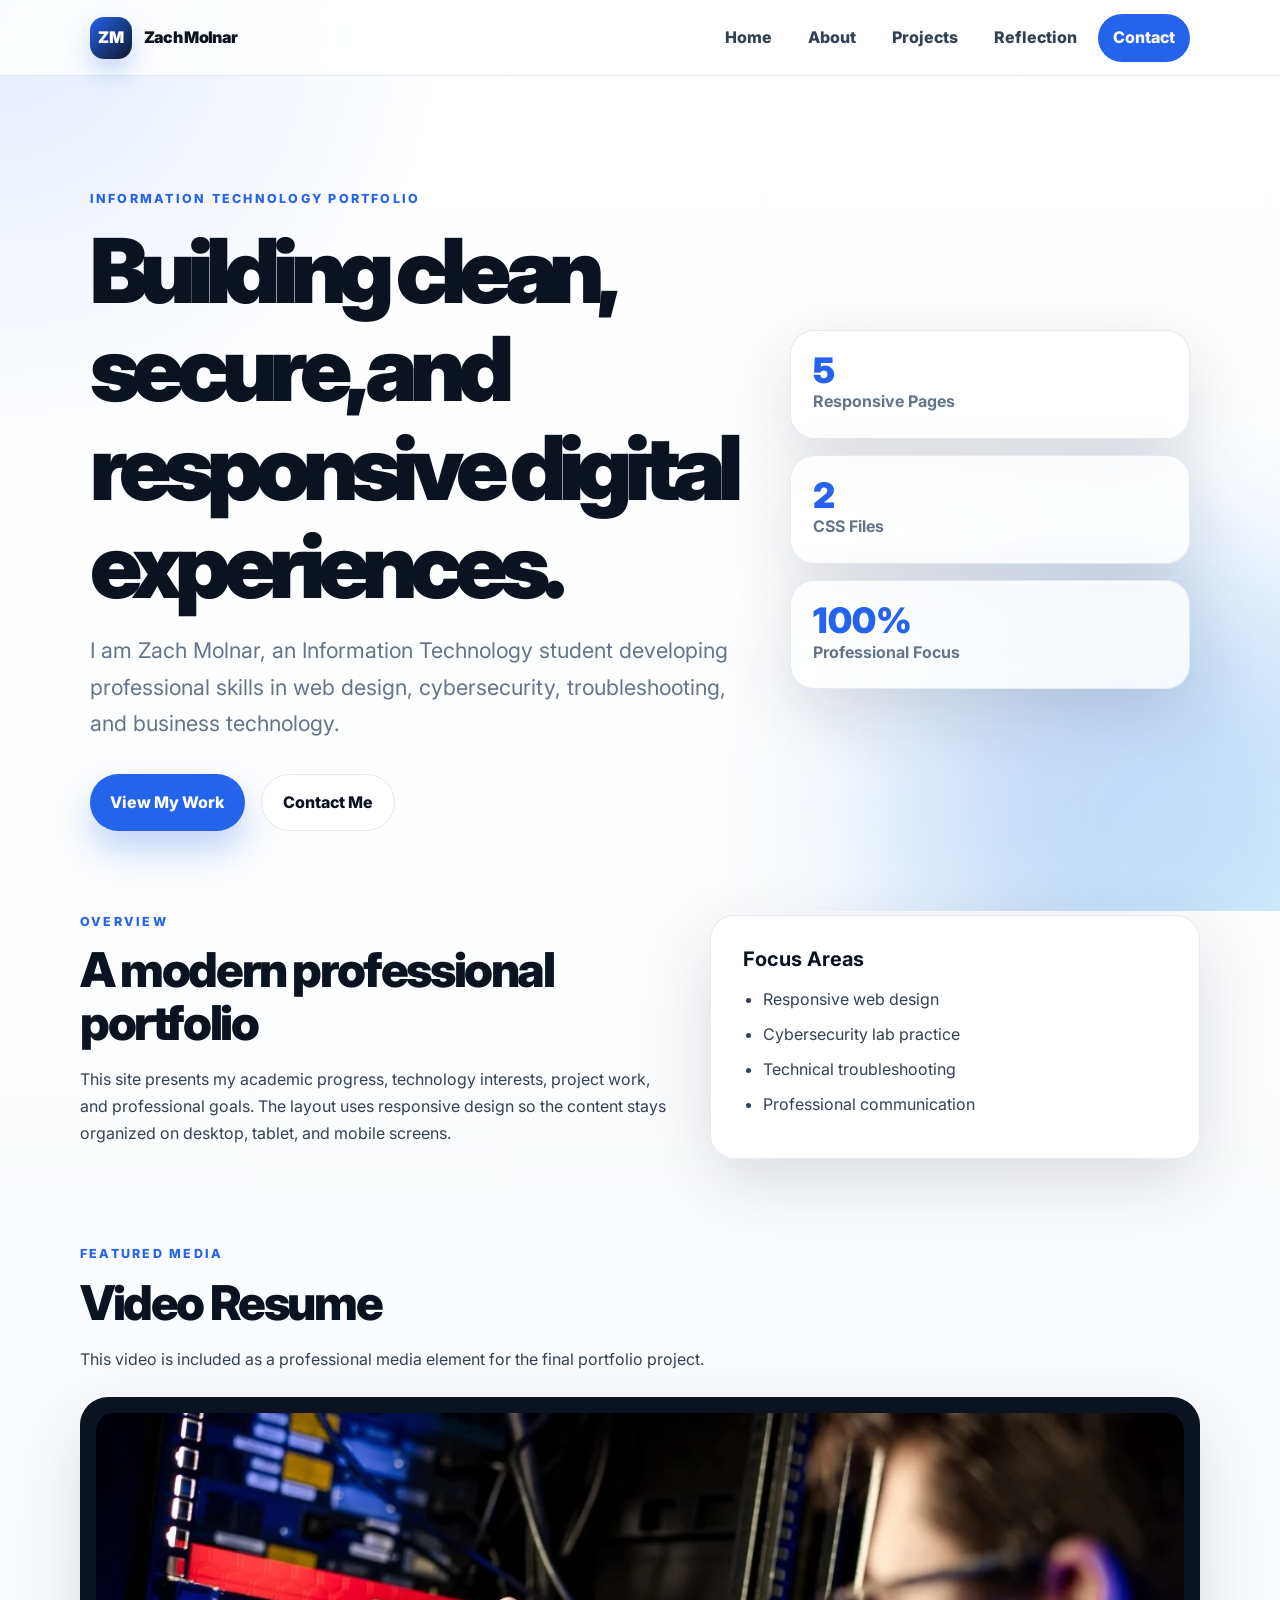
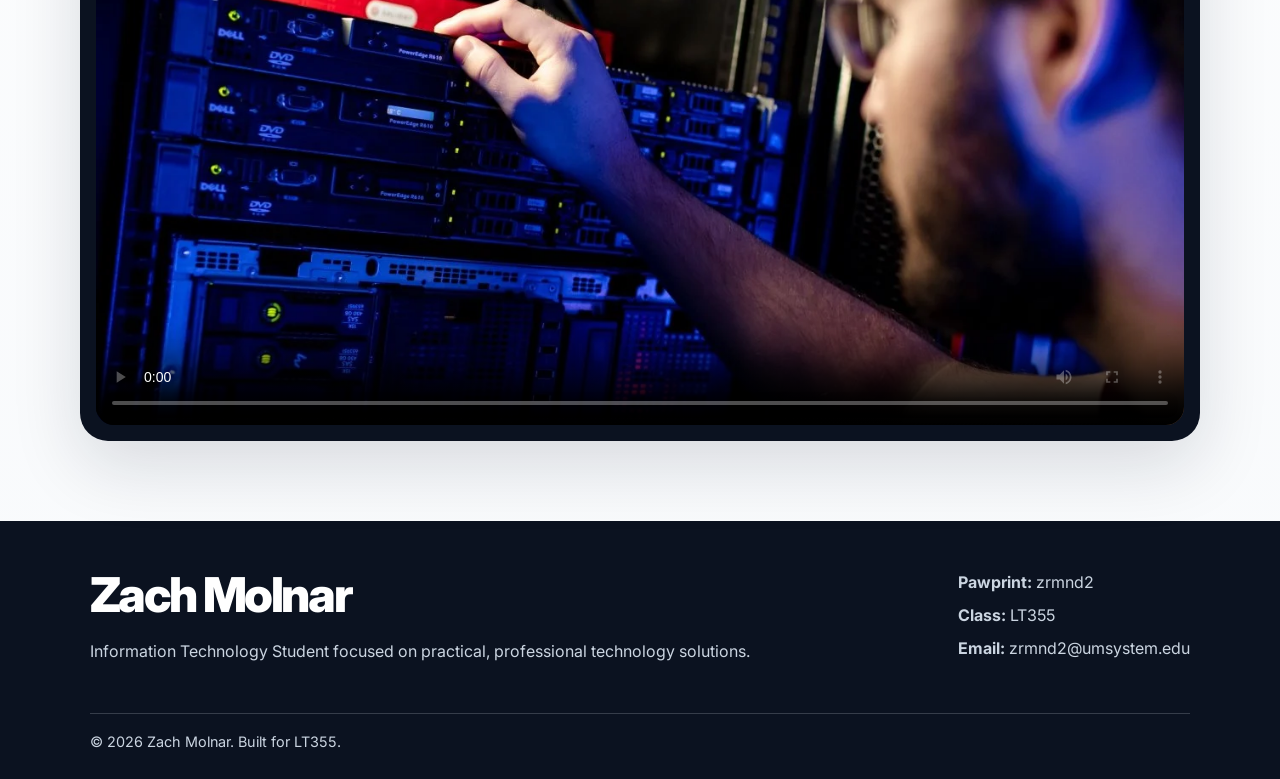
<file: index.html>
<!DOCTYPE html>
<html lang="en">
<!--
  Name: Zach Molnar
  Pawprint: zrmnd2
  Class: LT355
  File: index.html
  Description: Professional homepage and video resume for Zach Molnar.
-->
<head>
  <meta charset="UTF-8">
  <meta name="viewport" content="width=device-width, initial-scale=1.0">
  <title>Home | Zach Molnar</title>
  <meta name="description" content="Professional homepage and video resume for Zach Molnar.">
  <link rel="preconnect" href="https://fonts.googleapis.com">
  <link rel="preconnect" href="https://fonts.gstatic.com" crossorigin>
  <!-- Custom font used here -->
  <link href="https://fonts.googleapis.com/css2?family=Inter:wght@400;500;600;700;800;900&display=swap" rel="stylesheet">
  <link rel="shortcut icon" href="favicon.ico" type="image/x-icon">
  <link rel="stylesheet" href="nav.css">
  <link rel="stylesheet" href="style.css">
</head>
<body>

<a class="skip-link" href="#main">Skip to main content</a>
<nav class="navbar" aria-label="Main navigation">
  <a class="brand" href="index.html">
    <span class="brand-mark">ZM</span>
    <span>Zach Molnar</span>
  </a>

  <input class="nav-toggle" type="checkbox" id="nav-toggle">
  <label class="nav-button" for="nav-toggle" aria-label="Open menu">
    <span></span><span></span><span></span>
  </label>

  <ul class="nav-menu">
    <li><a href="index.html">Home</a></li>
    <li><a href="about.html">About</a></li>
    <li class="dropdown">
      <a href="project.html">Projects</a>
      <ul class="dropdown-menu">
        <li><a href="project.html#web">Web Portfolio</a></li>
        <li><a href="project.html#security">Security Labs</a></li>
        <li><a href="project.html#skills">Skills Table</a></li>
      </ul>
    </li>
    <li><a href="reflection.html">Reflection</a></li>
    <li><a class="nav-cta" href="contact.html">Contact</a></li>
  </ul>
</nav>


<header class="hero">
  <div class="hero-bg"></div>
  <section class="hero-content">
    <p class="eyebrow">Information Technology Portfolio</p>
    <h1>Building clean, secure, and responsive digital experiences.</h1>
    <p class="hero-copy">I am Zach Molnar, an Information Technology student developing professional skills in web design, cybersecurity, troubleshooting, and business technology.</p>
    <div class="hero-actions">
      <a class="button primary" href="project.html">View My Work</a>
      <a class="button secondary" href="contact.html">Contact Me</a>
    </div>
  </section>
  <aside class="hero-panel" aria-label="Professional snapshot">
    <div class="stat-card">
      <span class="stat-number">5</span>
      <span class="stat-label">Responsive Pages</span>
    </div>
    <div class="stat-card">
      <span class="stat-number">2</span>
      <span class="stat-label">CSS Files</span>
    </div>
    <div class="stat-card">
      <span class="stat-number">100%</span>
      <span class="stat-label">Professional Focus</span>
    </div>
  </aside>
</header>

<main id="main">
  <section class="section split">
    <div>
      <p class="section-kicker">Overview</p>
      <h2>A modern professional portfolio</h2>
      <p>This site presents my academic progress, technology interests, project work, and professional goals. The layout uses responsive design so the content stays organized on desktop, tablet, and mobile screens.</p>
    </div>
    <div class="glass-card">
      <h3>Focus Areas</h3>
      <ul class="check-list">
        <li>Responsive web design</li>
        <li>Cybersecurity lab practice</li>
        <li>Technical troubleshooting</li>
        <li>Professional communication</li>
      </ul>
    </div>
  </section>

  <section class="section">
    <div class="section-heading">
      <p class="section-kicker">Featured Media</p>
      <h2>Video Resume</h2>
      <p>This video is included as a professional media element for the final portfolio project.</p>
    </div>
    <div class="video-frame">
      <video controls poster="compsci.webp">
        <source src="resumemov.mp4" type="video/mp4">
        Your browser does not support the video tag.
      </video>
    </div>
  </section>
</main>


<footer class="site-footer">
  <div class="footer-inner">
    <div>
      <h2>Zach Molnar</h2>
      <p>Information Technology Student focused on practical, professional technology solutions.</p>
    </div>
    <div class="footer-links">
      <p><strong>Pawprint:</strong> zrmnd2</p>
      <p><strong>Class:</strong> LT355</p>
      <p><strong>Email:</strong> zrmnd2@umsystem.edu</p>
    </div>
  </div>
  <p class="copyright">© 2026 Zach Molnar. Built for LT355.</p>
</footer>

</body>
</html>
</file>
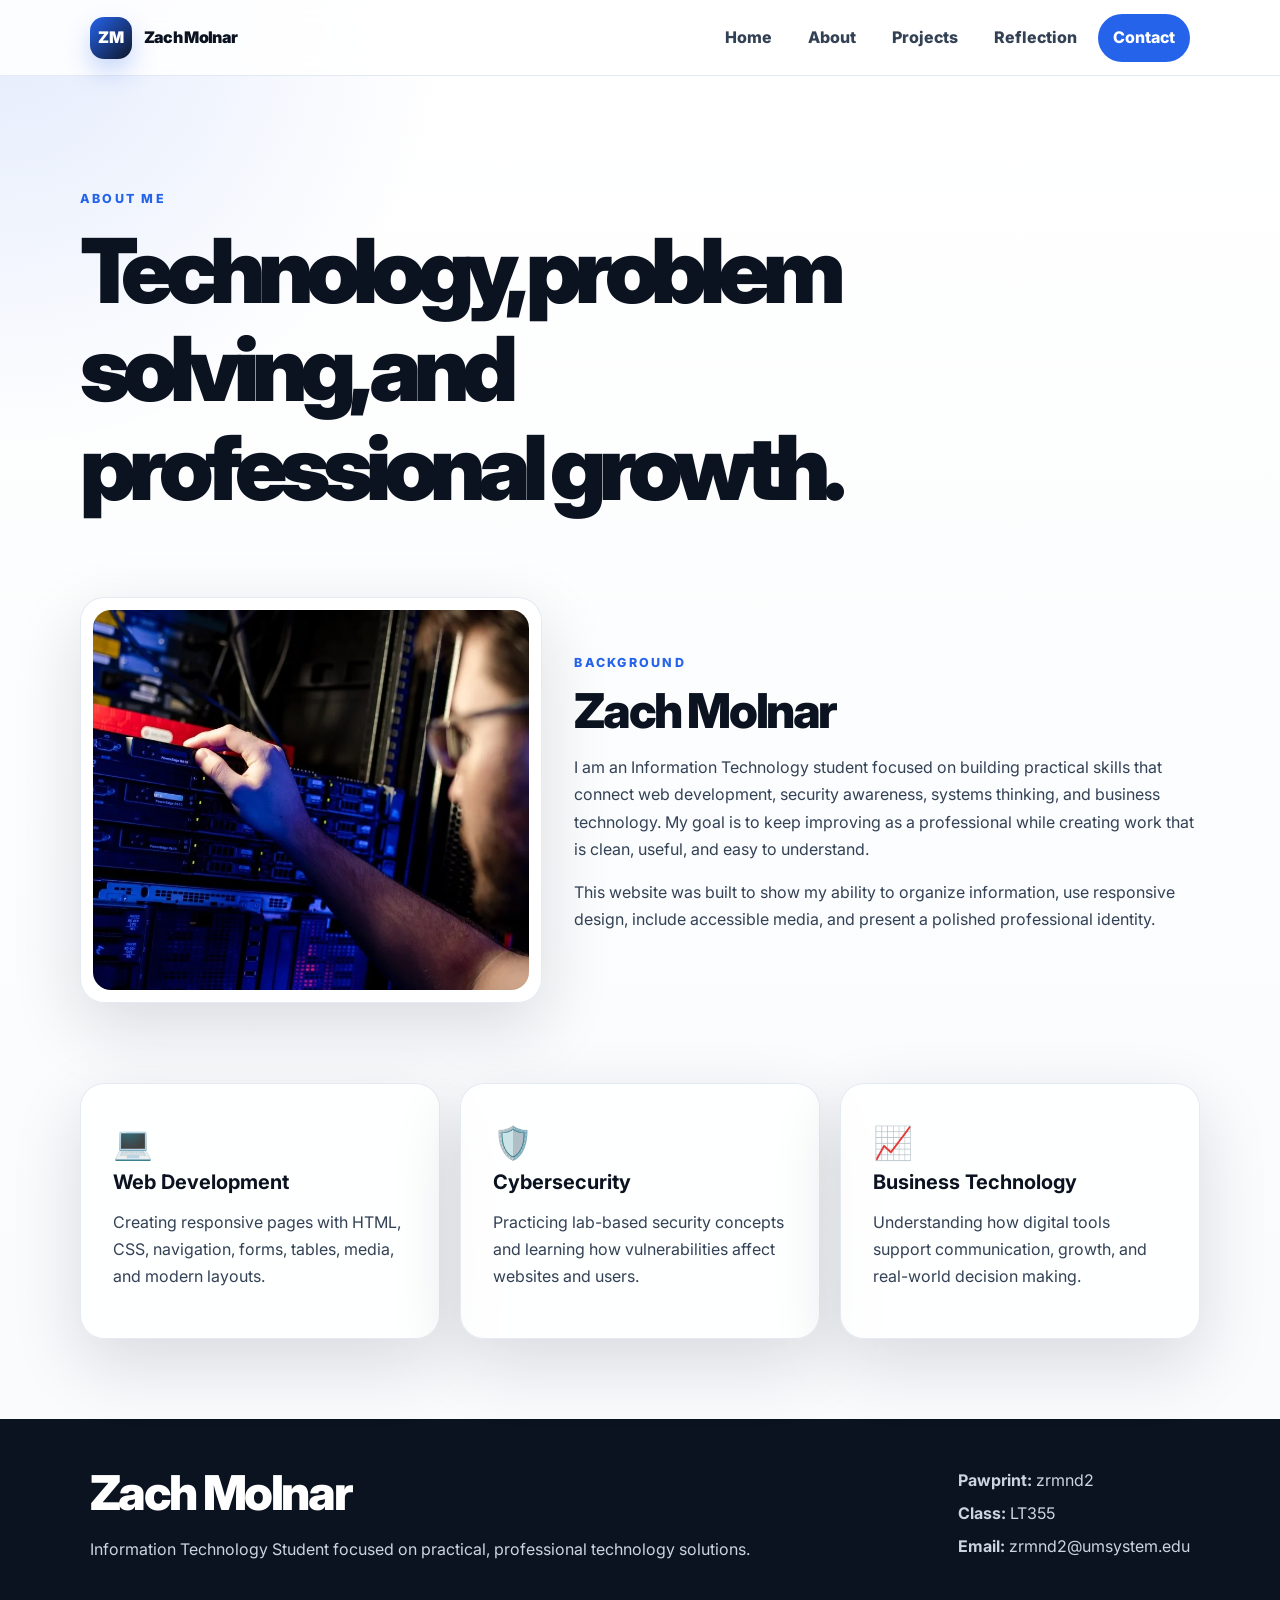
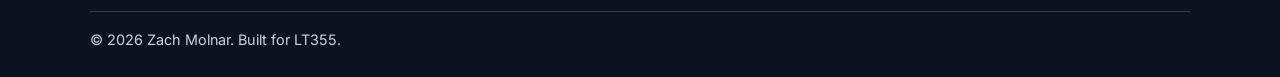
<file: about.html>
<!DOCTYPE html>
<html lang="en">
<!--
  Name: Zach Molnar
  Pawprint: zrmnd2
  Class: LT355
  File: about.html
  Description: About page with education, background, and career interests.
-->
<head>
  <meta charset="UTF-8">
  <meta name="viewport" content="width=device-width, initial-scale=1.0">
  <title>About | Zach Molnar</title>
  <meta name="description" content="About page with education, background, and career interests.">
  <link rel="preconnect" href="https://fonts.googleapis.com">
  <link rel="preconnect" href="https://fonts.gstatic.com" crossorigin>
  <!-- Custom font used here -->
  <link href="https://fonts.googleapis.com/css2?family=Inter:wght@400;500;600;700;800;900&display=swap" rel="stylesheet">
  <link rel="shortcut icon" href="favicon.ico" type="image/x-icon">
  <link rel="stylesheet" href="nav.css">
  <link rel="stylesheet" href="style.css">
</head>
<body>

<a class="skip-link" href="#main">Skip to main content</a>
<nav class="navbar" aria-label="Main navigation">
  <a class="brand" href="index.html">
    <span class="brand-mark">ZM</span>
    <span>Zach Molnar</span>
  </a>

  <input class="nav-toggle" type="checkbox" id="nav-toggle">
  <label class="nav-button" for="nav-toggle" aria-label="Open menu">
    <span></span><span></span><span></span>
  </label>

  <ul class="nav-menu">
    <li><a href="index.html">Home</a></li>
    <li><a href="about.html">About</a></li>
    <li class="dropdown">
      <a href="project.html">Projects</a>
      <ul class="dropdown-menu">
        <li><a href="project.html#web">Web Portfolio</a></li>
        <li><a href="project.html#security">Security Labs</a></li>
        <li><a href="project.html#skills">Skills Table</a></li>
      </ul>
    </li>
    <li><a href="reflection.html">Reflection</a></li>
    <li><a class="nav-cta" href="contact.html">Contact</a></li>
  </ul>
</nav>


<header class="page-hero">
  <p class="eyebrow">About Me</p>
  <h1>Technology, problem solving, and professional growth.</h1>
</header>

<main id="main">
  <section class="section about-grid">
    <div class="image-card">
      <img src="compsci.webp" alt="Computer server equipment representing information technology work">
    </div>
    <div>
      <p class="section-kicker">Background</p>
      <h2>Zach Molnar</h2>
      <p>I am an Information Technology student focused on building practical skills that connect web development, security awareness, systems thinking, and business technology. My goal is to keep improving as a professional while creating work that is clean, useful, and easy to understand.</p>
      <p>This website was built to show my ability to organize information, use responsive design, include accessible media, and present a polished professional identity.</p>
    </div>
  </section>

  <section class="section card-grid">
    <article class="feature-card">
      <span class="icon">💻</span>
      <h3>Web Development</h3>
      <p>Creating responsive pages with HTML, CSS, navigation, forms, tables, media, and modern layouts.</p>
    </article>
    <article class="feature-card">
      <span class="icon">🛡️</span>
      <h3>Cybersecurity</h3>
      <p>Practicing lab-based security concepts and learning how vulnerabilities affect websites and users.</p>
    </article>
    <article class="feature-card">
      <span class="icon">📈</span>
      <h3>Business Technology</h3>
      <p>Understanding how digital tools support communication, growth, and real-world decision making.</p>
    </article>
  </section>
</main>


<footer class="site-footer">
  <div class="footer-inner">
    <div>
      <h2>Zach Molnar</h2>
      <p>Information Technology Student focused on practical, professional technology solutions.</p>
    </div>
    <div class="footer-links">
      <p><strong>Pawprint:</strong> zrmnd2</p>
      <p><strong>Class:</strong> LT355</p>
      <p><strong>Email:</strong> zrmnd2@umsystem.edu</p>
    </div>
  </div>
  <p class="copyright">© 2026 Zach Molnar. Built for LT355.</p>
</footer>

</body>
</html>
</file>
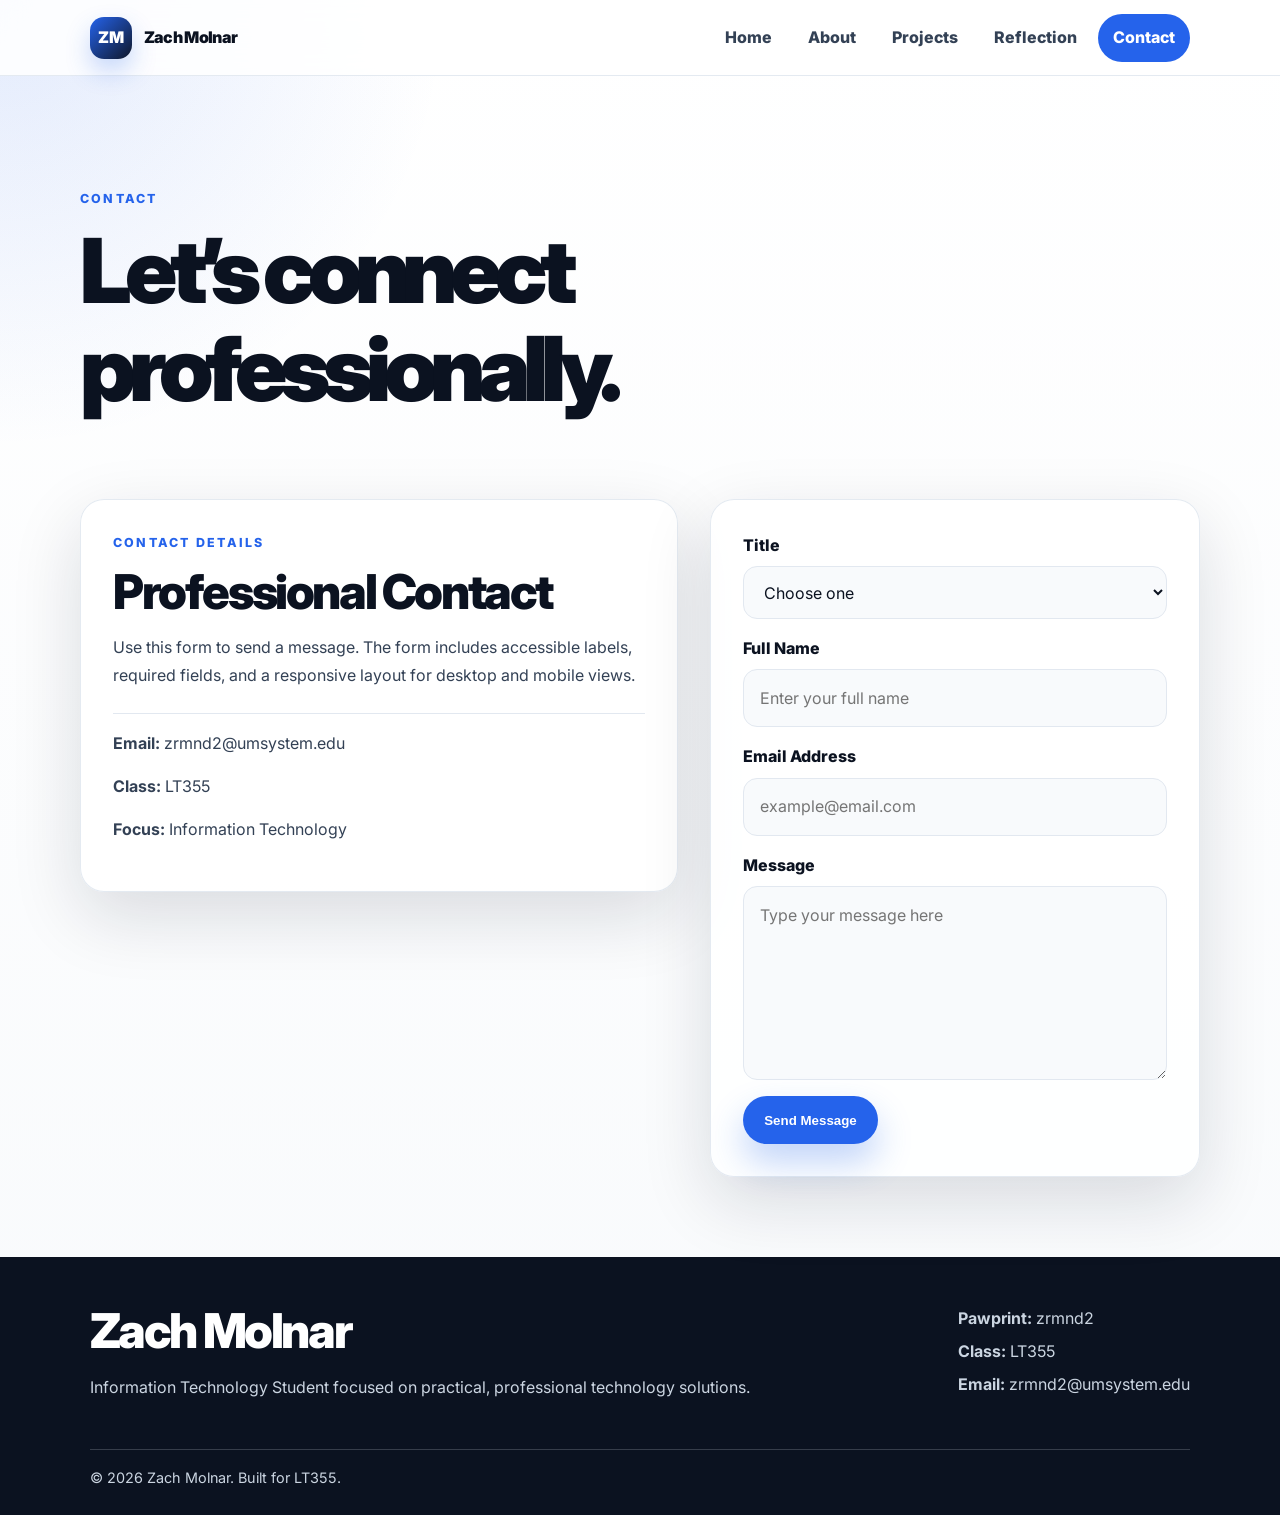
<file: contact.html>
<!DOCTYPE html>
<html lang="en">
<!--
  Name: Zach Molnar
  Pawprint: zrmnd2
  Class: LT355
  File: contact.html
  Description: Responsive and accessible contact form page.
-->
<head>
  <meta charset="UTF-8">
  <meta name="viewport" content="width=device-width, initial-scale=1.0">
  <title>Contact | Zach Molnar</title>
  <meta name="description" content="Responsive and accessible contact form page.">
  <link rel="preconnect" href="https://fonts.googleapis.com">
  <link rel="preconnect" href="https://fonts.gstatic.com" crossorigin>
  <!-- Custom font used here -->
  <link href="https://fonts.googleapis.com/css2?family=Inter:wght@400;500;600;700;800;900&display=swap" rel="stylesheet">
  <link rel="shortcut icon" href="favicon.ico" type="image/x-icon">
  <link rel="stylesheet" href="nav.css">
  <link rel="stylesheet" href="style.css">
</head>
<body>

<a class="skip-link" href="#main">Skip to main content</a>
<nav class="navbar" aria-label="Main navigation">
  <a class="brand" href="index.html">
    <span class="brand-mark">ZM</span>
    <span>Zach Molnar</span>
  </a>

  <input class="nav-toggle" type="checkbox" id="nav-toggle">
  <label class="nav-button" for="nav-toggle" aria-label="Open menu">
    <span></span><span></span><span></span>
  </label>

  <ul class="nav-menu">
    <li><a href="index.html">Home</a></li>
    <li><a href="about.html">About</a></li>
    <li class="dropdown">
      <a href="project.html">Projects</a>
      <ul class="dropdown-menu">
        <li><a href="project.html#web">Web Portfolio</a></li>
        <li><a href="project.html#security">Security Labs</a></li>
        <li><a href="project.html#skills">Skills Table</a></li>
      </ul>
    </li>
    <li><a href="reflection.html">Reflection</a></li>
    <li><a class="nav-cta" href="contact.html">Contact</a></li>
  </ul>
</nav>


<header class="page-hero">
  <p class="eyebrow">Contact</p>
  <h1>Let’s connect professionally.</h1>
</header>

<main id="main">
  <section class="section contact-grid">
    <div class="contact-info">
      <p class="section-kicker">Contact Details</p>
      <h2>Professional Contact</h2>
      <p>Use this form to send a message. The form includes accessible labels, required fields, and a responsive layout for desktop and mobile views.</p>
      <div class="contact-list">
        <p><strong>Email:</strong> zrmnd2@umsystem.edu</p>
        <p><strong>Class:</strong> LT355</p>
        <p><strong>Focus:</strong> Information Technology</p>
      </div>
    </div>

    <form class="contact-form" action="#" method="post">
      <div class="form-row">
        <label for="title">Title</label>
        <select id="title" name="title" required>
          <option value="">Choose one</option>
          <option value="student">Student</option>
          <option value="instructor">Instructor</option>
          <option value="professional">Professional</option>
        </select>
      </div>

      <div class="form-row">
        <label for="name">Full Name</label>
        <input id="name" name="name" type="text" placeholder="Enter your full name" required>
      </div>

      <div class="form-row">
        <label for="email">Email Address</label>
        <input id="email" name="email" type="email" placeholder="example@email.com" required>
      </div>

      <div class="form-row">
        <label for="message">Message</label>
        <textarea id="message" name="message" rows="6" placeholder="Type your message here" required></textarea>
      </div>

      <button class="button primary" type="submit">Send Message</button>
    </form>
  </section>
</main>


<footer class="site-footer">
  <div class="footer-inner">
    <div>
      <h2>Zach Molnar</h2>
      <p>Information Technology Student focused on practical, professional technology solutions.</p>
    </div>
    <div class="footer-links">
      <p><strong>Pawprint:</strong> zrmnd2</p>
      <p><strong>Class:</strong> LT355</p>
      <p><strong>Email:</strong> zrmnd2@umsystem.edu</p>
    </div>
  </div>
  <p class="copyright">© 2026 Zach Molnar. Built for LT355.</p>
</footer>

</body>
</html>
</file>
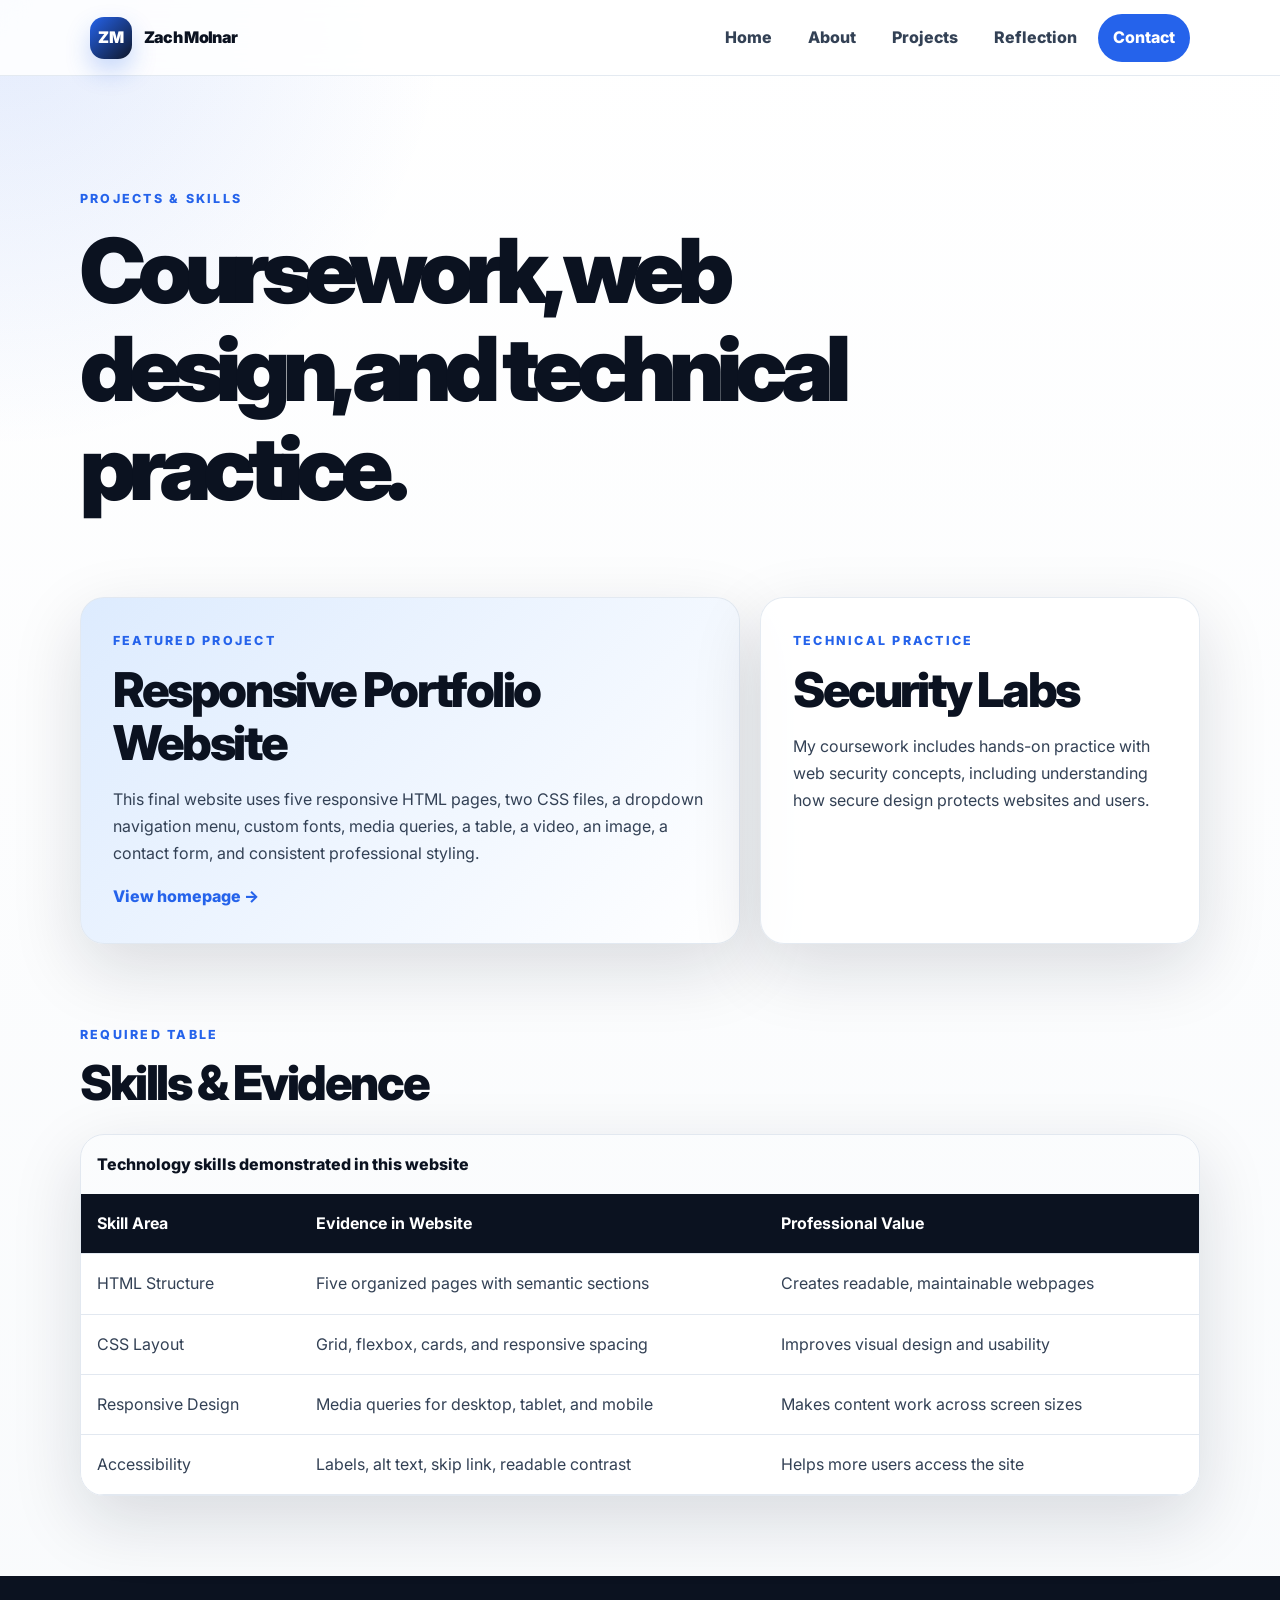
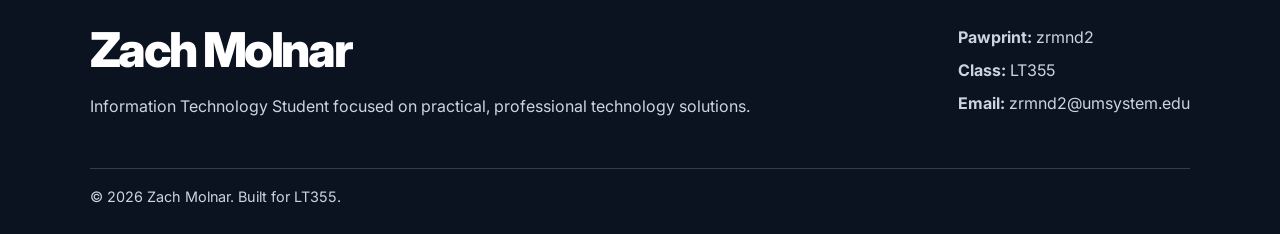
<file: project.html>
<!DOCTYPE html>
<html lang="en">
<!--
  Name: Zach Molnar
  Pawprint: zrmnd2
  Class: LT355
  File: project.html
  Description: Projects and skills page with table and organized content.
-->
<head>
  <meta charset="UTF-8">
  <meta name="viewport" content="width=device-width, initial-scale=1.0">
  <title>Projects | Zach Molnar</title>
  <meta name="description" content="Projects and skills page with table and organized content.">
  <link rel="preconnect" href="https://fonts.googleapis.com">
  <link rel="preconnect" href="https://fonts.gstatic.com" crossorigin>
  <!-- Custom font used here -->
  <link href="https://fonts.googleapis.com/css2?family=Inter:wght@400;500;600;700;800;900&display=swap" rel="stylesheet">
  <link rel="shortcut icon" href="favicon.ico" type="image/x-icon">
  <link rel="stylesheet" href="nav.css">
  <link rel="stylesheet" href="style.css">
</head>
<body>

<a class="skip-link" href="#main">Skip to main content</a>
<nav class="navbar" aria-label="Main navigation">
  <a class="brand" href="index.html">
    <span class="brand-mark">ZM</span>
    <span>Zach Molnar</span>
  </a>

  <input class="nav-toggle" type="checkbox" id="nav-toggle">
  <label class="nav-button" for="nav-toggle" aria-label="Open menu">
    <span></span><span></span><span></span>
  </label>

  <ul class="nav-menu">
    <li><a href="index.html">Home</a></li>
    <li><a href="about.html">About</a></li>
    <li class="dropdown">
      <a href="project.html">Projects</a>
      <ul class="dropdown-menu">
        <li><a href="project.html#web">Web Portfolio</a></li>
        <li><a href="project.html#security">Security Labs</a></li>
        <li><a href="project.html#skills">Skills Table</a></li>
      </ul>
    </li>
    <li><a href="reflection.html">Reflection</a></li>
    <li><a class="nav-cta" href="contact.html">Contact</a></li>
  </ul>
</nav>


<header class="page-hero">
  <p class="eyebrow">Projects & Skills</p>
  <h1>Coursework, web design, and technical practice.</h1>
</header>

<main id="main">
  <section class="section project-showcase" id="web">
    <div class="project-card large">
      <p class="section-kicker">Featured Project</p>
      <h2>Responsive Portfolio Website</h2>
      <p>This final website uses five responsive HTML pages, two CSS files, a dropdown navigation menu, custom fonts, media queries, a table, a video, an image, a contact form, and consistent professional styling.</p>
      <a class="text-link" href="index.html">View homepage →</a>
    </div>
    <div class="project-card" id="security">
      <p class="section-kicker">Technical Practice</p>
      <h2>Security Labs</h2>
      <p>My coursework includes hands-on practice with web security concepts, including understanding how secure design protects websites and users.</p>
    </div>
  </section>

  <section class="section" id="skills">
    <div class="section-heading">
      <p class="section-kicker">Required Table</p>
      <h2>Skills & Evidence</h2>
    </div>
    <div class="table-wrap">
      <table>
        <caption>Technology skills demonstrated in this website</caption>
        <thead>
          <tr>
            <th>Skill Area</th>
            <th>Evidence in Website</th>
            <th>Professional Value</th>
          </tr>
        </thead>
        <tbody>
          <tr>
            <td>HTML Structure</td>
            <td>Five organized pages with semantic sections</td>
            <td>Creates readable, maintainable webpages</td>
          </tr>
          <tr>
            <td>CSS Layout</td>
            <td>Grid, flexbox, cards, and responsive spacing</td>
            <td>Improves visual design and usability</td>
          </tr>
          <tr>
            <td>Responsive Design</td>
            <td>Media queries for desktop, tablet, and mobile</td>
            <td>Makes content work across screen sizes</td>
          </tr>
          <tr>
            <td>Accessibility</td>
            <td>Labels, alt text, skip link, readable contrast</td>
            <td>Helps more users access the site</td>
          </tr>
        </tbody>
      </table>
    </div>
  </section>
</main>


<footer class="site-footer">
  <div class="footer-inner">
    <div>
      <h2>Zach Molnar</h2>
      <p>Information Technology Student focused on practical, professional technology solutions.</p>
    </div>
    <div class="footer-links">
      <p><strong>Pawprint:</strong> zrmnd2</p>
      <p><strong>Class:</strong> LT355</p>
      <p><strong>Email:</strong> zrmnd2@umsystem.edu</p>
    </div>
  </div>
  <p class="copyright">© 2026 Zach Molnar. Built for LT355.</p>
</footer>

</body>
</html>
</file>
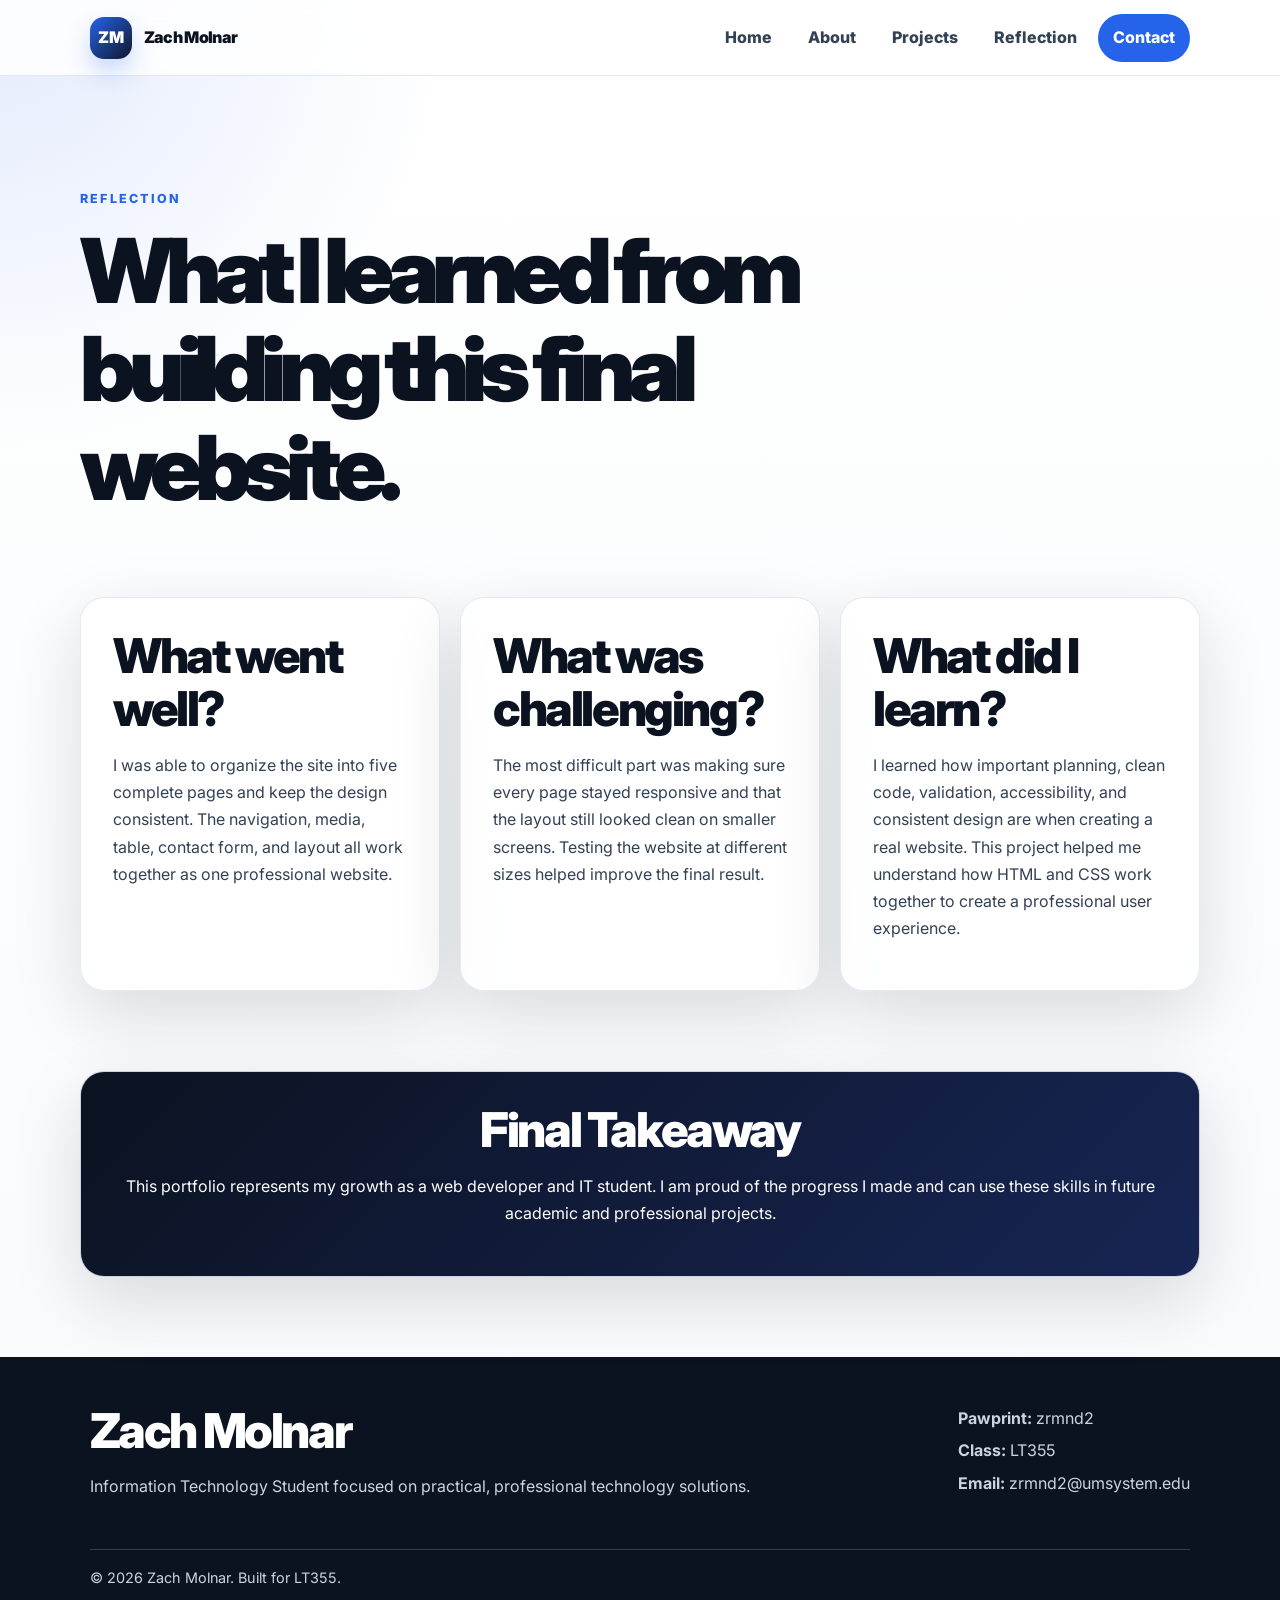
<file: reflection.html>
<!DOCTYPE html>
<html lang="en">
<!--
  Name: Zach Molnar
  Pawprint: zrmnd2
  Class: LT355
  File: reflection.html
  Description: Reflection page explaining learning and final project growth.
-->
<head>
  <meta charset="UTF-8">
  <meta name="viewport" content="width=device-width, initial-scale=1.0">
  <title>Reflection | Zach Molnar</title>
  <meta name="description" content="Reflection page explaining learning and final project growth.">
  <link rel="preconnect" href="https://fonts.googleapis.com">
  <link rel="preconnect" href="https://fonts.gstatic.com" crossorigin>
  <!-- Custom font used here -->
  <link href="https://fonts.googleapis.com/css2?family=Inter:wght@400;500;600;700;800;900&display=swap" rel="stylesheet">
  <link rel="shortcut icon" href="favicon.ico" type="image/x-icon">
  <link rel="stylesheet" href="nav.css">
  <link rel="stylesheet" href="style.css">
</head>
<body>

<a class="skip-link" href="#main">Skip to main content</a>
<nav class="navbar" aria-label="Main navigation">
  <a class="brand" href="index.html">
    <span class="brand-mark">ZM</span>
    <span>Zach Molnar</span>
  </a>

  <input class="nav-toggle" type="checkbox" id="nav-toggle">
  <label class="nav-button" for="nav-toggle" aria-label="Open menu">
    <span></span><span></span><span></span>
  </label>

  <ul class="nav-menu">
    <li><a href="index.html">Home</a></li>
    <li><a href="about.html">About</a></li>
    <li class="dropdown">
      <a href="project.html">Projects</a>
      <ul class="dropdown-menu">
        <li><a href="project.html#web">Web Portfolio</a></li>
        <li><a href="project.html#security">Security Labs</a></li>
        <li><a href="project.html#skills">Skills Table</a></li>
      </ul>
    </li>
    <li><a href="reflection.html">Reflection</a></li>
    <li><a class="nav-cta" href="contact.html">Contact</a></li>
  </ul>
</nav>


<header class="page-hero">
  <p class="eyebrow">Reflection</p>
  <h1>What I learned from building this final website.</h1>
</header>

<main id="main">
  <section class="section reflection-layout">
    <article class="reflection-card">
      <h2>What went well?</h2>
      <p>I was able to organize the site into five complete pages and keep the design consistent. The navigation, media, table, contact form, and layout all work together as one professional website.</p>
    </article>
    <article class="reflection-card">
      <h2>What was challenging?</h2>
      <p>The most difficult part was making sure every page stayed responsive and that the layout still looked clean on smaller screens. Testing the website at different sizes helped improve the final result.</p>
    </article>
    <article class="reflection-card">
      <h2>What did I learn?</h2>
      <p>I learned how important planning, clean code, validation, accessibility, and consistent design are when creating a real website. This project helped me understand how HTML and CSS work together to create a professional user experience.</p>
    </article>
  </section>

  <section class="section callout">
    <h2>Final Takeaway</h2>
    <p>This portfolio represents my growth as a web developer and IT student. I am proud of the progress I made and can use these skills in future academic and professional projects.</p>
  </section>
</main>


<footer class="site-footer">
  <div class="footer-inner">
    <div>
      <h2>Zach Molnar</h2>
      <p>Information Technology Student focused on practical, professional technology solutions.</p>
    </div>
    <div class="footer-links">
      <p><strong>Pawprint:</strong> zrmnd2</p>
      <p><strong>Class:</strong> LT355</p>
      <p><strong>Email:</strong> zrmnd2@umsystem.edu</p>
    </div>
  </div>
  <p class="copyright">© 2026 Zach Molnar. Built for LT355.</p>
</footer>

</body>
</html>
</file>
<file: nav.css>
/*
  Name: Zach Molnar
  Pawprint: zrmnd2
  Class: LT355
  File: nav.css
  Description: Navigation bar, dropdown menu, and mobile navigation styling.
*/

.navbar {
  position: sticky;
  top: 0;
  z-index: 999;
  min-height: 72px;
  display: flex;
  align-items: center;
  justify-content: space-between;
  gap: 1.5rem;
  padding: 0.85rem 7vw;
  background: rgba(255, 255, 255, 0.86);
  border-bottom: 1px solid rgba(226, 232, 240, 0.9);
  backdrop-filter: blur(16px);
}

.brand {
  display: inline-flex;
  align-items: center;
  gap: 0.75rem;
  color: #0b1220;
  text-decoration: none;
  font-weight: 900;
  letter-spacing: -0.04em;
}

.brand-mark {
  display: grid;
  place-items: center;
  width: 42px;
  height: 42px;
  color: white;
  background: linear-gradient(135deg, #2563eb, #0f172a);
  border-radius: 14px;
  box-shadow: 0 12px 25px rgba(37, 99, 235, 0.25);
}

.nav-menu {
  display: flex;
  align-items: center;
  gap: 0.35rem;
  list-style: none;
  margin: 0;
  padding: 0;
}

.nav-menu a {
  display: inline-flex;
  align-items: center;
  min-height: 42px;
  padding: 0.65rem 0.95rem;
  color: #334155;
  text-decoration: none;
  font-weight: 800;
  border-radius: 999px;
}

.nav-menu a:hover,
.nav-menu a:focus {
  background: #dbeafe;
  color: #1d4ed8;
}

.nav-cta {
  background: #2563eb;
  color: white !important;
}

.nav-cta:hover,
.nav-cta:focus {
  background: #1d4ed8 !important;
  color: white !important;
}

.dropdown {
  position: relative;
}

.dropdown-menu {
  position: absolute;
  top: calc(100% + 0.5rem);
  left: 0;
  width: 210px;
  padding: 0.5rem;
  list-style: none;
  background: white;
  border: 1px solid #e2e8f0;
  border-radius: 18px;
  box-shadow: 0 18px 45px rgba(15, 23, 42, 0.14);
  opacity: 0;
  visibility: hidden;
  transform: translateY(8px);
  transition: 180ms ease;
}

.dropdown:hover .dropdown-menu,
.dropdown:focus-within .dropdown-menu {
  opacity: 1;
  visibility: visible;
  transform: translateY(0);
}

.dropdown-menu a {
  display: flex;
  border-radius: 12px;
}

.nav-toggle {
  display: none;
}

.nav-button {
  display: none;
  width: 46px;
  height: 46px;
  border: 1px solid #e2e8f0;
  border-radius: 14px;
  background: white;
  align-items: center;
  justify-content: center;
  flex-direction: column;
  gap: 5px;
  cursor: pointer;
}

.nav-button span {
  display: block;
  width: 22px;
  height: 2px;
  background: #0b1220;
  border-radius: 999px;
}

@media (max-width: 760px) {
  .navbar {
    padding: 0.8rem 5vw;
  }

  .nav-button {
    display: flex;
  }

  .nav-menu {
    position: absolute;
    top: 72px;
    left: 5vw;
    right: 5vw;
    display: none;
    flex-direction: column;
    align-items: stretch;
    padding: 0.8rem;
    background: white;
    border: 1px solid #e2e8f0;
    border-radius: 22px;
    box-shadow: 0 18px 45px rgba(15, 23, 42, 0.14);
  }

  .nav-toggle:checked ~ .nav-menu {
    display: flex;
  }

  .nav-menu a {
    justify-content: space-between;
    border-radius: 14px;
  }

  .dropdown-menu {
    position: static;
    width: auto;
    opacity: 1;
    visibility: visible;
    transform: none;
    box-shadow: none;
    border: 0;
    padding-left: 1rem;
    background: #f8fafc;
  }
}
</file>
<file: style.css>
/*
  Name: Zach Molnar
  Pawprint: zrmnd2
  Class: LT355
  File: style.css
  Description: Main layout, typography, media, form, table, and responsive styling.
*/

:root {
  --navy: #0b1220;
  --blue: #2563eb;
  --blue-dark: #1d4ed8;
  --sky: #dbeafe;
  --slate: #334155;
  --muted: #64748b;
  --line: #e2e8f0;
  --light: #f8fafc;
  --white: #ffffff;
  --shadow: 0 24px 70px rgba(15, 23, 42, 0.14);
  --radius: 24px;
}

* {
  box-sizing: border-box;
}

html {
  scroll-behavior: smooth;
}

body {
  margin: 0;
  font-family: "Inter", Arial, sans-serif;
  color: var(--slate);
  background:
    radial-gradient(circle at top left, rgba(37, 99, 235, 0.13), transparent 28rem),
    linear-gradient(180deg, #ffffff 0%, #f8fafc 100%);
  line-height: 1.7;
}

img,
video {
  max-width: 100%;
}

h1,
h2,
h3 {
  color: var(--navy);
  line-height: 1.1;
  margin: 0 0 1rem;
}

h1 {
  font-size: clamp(2.4rem, 7vw, 5.8rem);
  letter-spacing: -0.08em;
  font-weight: 900;
}

h2 {
  font-size: clamp(1.8rem, 4vw, 3rem);
  letter-spacing: -0.05em;
  font-weight: 850;
}

h3 {
  font-size: 1.25rem;
}

p {
  margin-top: 0;
}

.skip-link {
  position: absolute;
  top: -100px;
  left: 1rem;
  background: var(--blue);
  color: white;
  padding: 0.7rem 1rem;
  border-radius: 999px;
  z-index: 1000;
}

.skip-link:focus {
  top: 1rem;
}

.hero {
  min-height: 78vh;
  display: grid;
  grid-template-columns: minmax(0, 1.25fr) minmax(280px, 0.75fr);
  align-items: center;
  gap: 2rem;
  padding: 7rem 7vw 5rem;
  position: relative;
  overflow: hidden;
}

.hero-bg {
  position: absolute;
  inset: auto -8rem -10rem auto;
  width: 32rem;
  height: 32rem;
  background: linear-gradient(135deg, var(--blue), #38bdf8);
  filter: blur(90px);
  opacity: 0.28;
  border-radius: 50%;
  pointer-events: none;
}

.hero-content,
.hero-panel,
.section,
.page-hero {
  position: relative;
  z-index: 1;
}

.eyebrow,
.section-kicker {
  color: var(--blue);
  text-transform: uppercase;
  letter-spacing: 0.18em;
  font-weight: 800;
  font-size: 0.78rem;
}

.hero-copy {
  max-width: 760px;
  font-size: clamp(1.1rem, 2vw, 1.35rem);
  color: var(--muted);
}

.hero-actions {
  display: flex;
  gap: 1rem;
  flex-wrap: wrap;
  margin-top: 2rem;
}

.button {
  display: inline-flex;
  align-items: center;
  justify-content: center;
  min-height: 48px;
  padding: 0.85rem 1.3rem;
  border-radius: 999px;
  text-decoration: none;
  font-weight: 800;
  border: none;
  cursor: pointer;
}

.primary {
  background: var(--blue);
  color: white;
  box-shadow: 0 18px 35px rgba(37, 99, 235, 0.28);
}

.primary:hover,
.primary:focus {
  background: var(--blue-dark);
}

.secondary {
  color: var(--navy);
  background: white;
  border: 1px solid var(--line);
}

.hero-panel {
  display: grid;
  gap: 1rem;
}

.stat-card,
.glass-card,
.feature-card,
.project-card,
.reflection-card,
.contact-form,
.contact-info,
.image-card,
.callout {
  background: rgba(255, 255, 255, 0.82);
  border: 1px solid rgba(226, 232, 240, 0.9);
  border-radius: var(--radius);
  box-shadow: var(--shadow);
}

.stat-card {
  padding: 1.4rem;
  backdrop-filter: blur(18px);
}

.stat-number {
  display: block;
  color: var(--blue);
  font-weight: 900;
  font-size: 2.2rem;
  line-height: 1;
}

.stat-label {
  color: var(--muted);
  font-weight: 700;
}

.section {
  width: min(1120px, 92vw);
  margin: 0 auto 5rem;
}

.section-heading {
  max-width: 760px;
  margin-bottom: 1.5rem;
}

.split,
.about-grid,
.contact-grid {
  display: grid;
  grid-template-columns: 1.1fr 0.9fr;
  gap: 2rem;
  align-items: center;
}

.glass-card,
.feature-card,
.project-card,
.reflection-card,
.contact-form,
.contact-info,
.callout {
  padding: 2rem;
}

.check-list {
  padding-left: 1.2rem;
  margin: 0;
}

.check-list li {
  margin: 0.5rem 0;
}

.video-frame {
  background: var(--navy);
  padding: 1rem;
  border-radius: 28px;
  box-shadow: var(--shadow);
}

.video-frame video {
  display: block;
  width: 100%;
  border-radius: 18px;
  aspect-ratio: 16 / 9;
  object-fit: cover;
}

.page-hero {
  width: min(1120px, 92vw);
  margin: 0 auto;
  padding: 7rem 0 4rem;
}

.page-hero h1 {
  max-width: 900px;
}

.about-grid {
  grid-template-columns: 0.85fr 1.15fr;
}

.image-card {
  padding: 0.75rem;
  overflow: hidden;
}

.image-card img,
.profile-image {
  display: block;
  width: 100%;
  min-height: 380px;
  object-fit: cover;
  border-radius: 18px;
}

.card-grid {
  display: grid;
  grid-template-columns: repeat(3, 1fr);
  gap: 1.25rem;
}

.icon {
  font-size: 2rem;
}

.project-showcase {
  display: grid;
  grid-template-columns: 1.2fr 0.8fr;
  gap: 1.25rem;
  align-items: stretch;
}

.project-card.large {
  background: linear-gradient(135deg, rgba(219,234,254,0.95), rgba(255,255,255,0.95));
}

.text-link {
  color: var(--blue);
  font-weight: 800;
  text-decoration: none;
}

.table-wrap {
  overflow-x: auto;
  border-radius: var(--radius);
  box-shadow: var(--shadow);
  border: 1px solid var(--line);
}

table {
  width: 100%;
  border-collapse: collapse;
  background: white;
}

caption {
  padding: 1rem;
  font-weight: 800;
  color: var(--navy);
  text-align: left;
}

th,
td {
  padding: 1rem;
  text-align: left;
  border-bottom: 1px solid var(--line);
}

th {
  background: var(--navy);
  color: white;
}

tbody tr:hover {
  background: var(--light);
}

.reflection-layout {
  display: grid;
  grid-template-columns: repeat(3, 1fr);
  gap: 1.25rem;
}

.callout {
  text-align: center;
  background: linear-gradient(135deg, var(--navy), #172554);
}

.callout h2,
.callout p {
  color: white;
}

.contact-grid {
  align-items: start;
}

.contact-list {
  border-top: 1px solid var(--line);
  margin-top: 1.5rem;
  padding-top: 1rem;
}

.form-row {
  display: grid;
  gap: 0.45rem;
  margin-bottom: 1rem;
}

label {
  font-weight: 800;
  color: var(--navy);
}

input,
select,
textarea {
  width: 100%;
  font: inherit;
  padding: 0.9rem 1rem;
  border: 1px solid var(--line);
  border-radius: 14px;
  background: var(--light);
  color: var(--navy);
}

input:focus,
select:focus,
textarea:focus {
  outline: 3px solid rgba(37, 99, 235, 0.25);
  border-color: var(--blue);
}

.site-footer {
  background: var(--navy);
  color: #cbd5e1;
  padding: 3rem 7vw 1.5rem;
}

.site-footer h2 {
  color: white;
}

.footer-inner {
  display: grid;
  grid-template-columns: 1fr auto;
  gap: 2rem;
  align-items: start;
  width: min(1120px, 100%);
  margin: 0 auto;
}

.footer-links p {
  margin-bottom: 0.35rem;
}

.copyright {
  width: min(1120px, 100%);
  margin: 2rem auto 0;
  padding-top: 1rem;
  border-top: 1px solid rgba(226, 232, 240, 0.2);
  font-size: 0.9rem;
}

@media (max-width: 900px) {
  .hero,
  .split,
  .about-grid,
  .contact-grid,
  .project-showcase,
  .footer-inner {
    grid-template-columns: 1fr;
  }

  .hero {
    padding-top: 6rem;
    min-height: auto;
  }

  .card-grid,
  .reflection-layout {
    grid-template-columns: 1fr 1fr;
  }

  .image-card img {
    min-height: 300px;
  }
}

@media (max-width: 640px) {
  .hero,
  .page-hero {
    padding-left: 5vw;
    padding-right: 5vw;
  }

  h1 {
    letter-spacing: -0.05em;
  }

  .card-grid,
  .reflection-layout {
    grid-template-columns: 1fr;
  }

  .hero-actions {
    flex-direction: column;
  }

  .button {
    width: 100%;
  }

  .section {
    margin-bottom: 3rem;
  }

  th,
  td {
    padding: 0.85rem;
  }
}

@media print {
  .navbar,
  .hero-actions,
  video,
  .contact-form {
    display: none;
  }

  body {
    background: white;
    color: black;
  }

  .section,
  .page-hero {
    width: 100%;
    margin: 0 0 1rem;
  }
}
</file>
